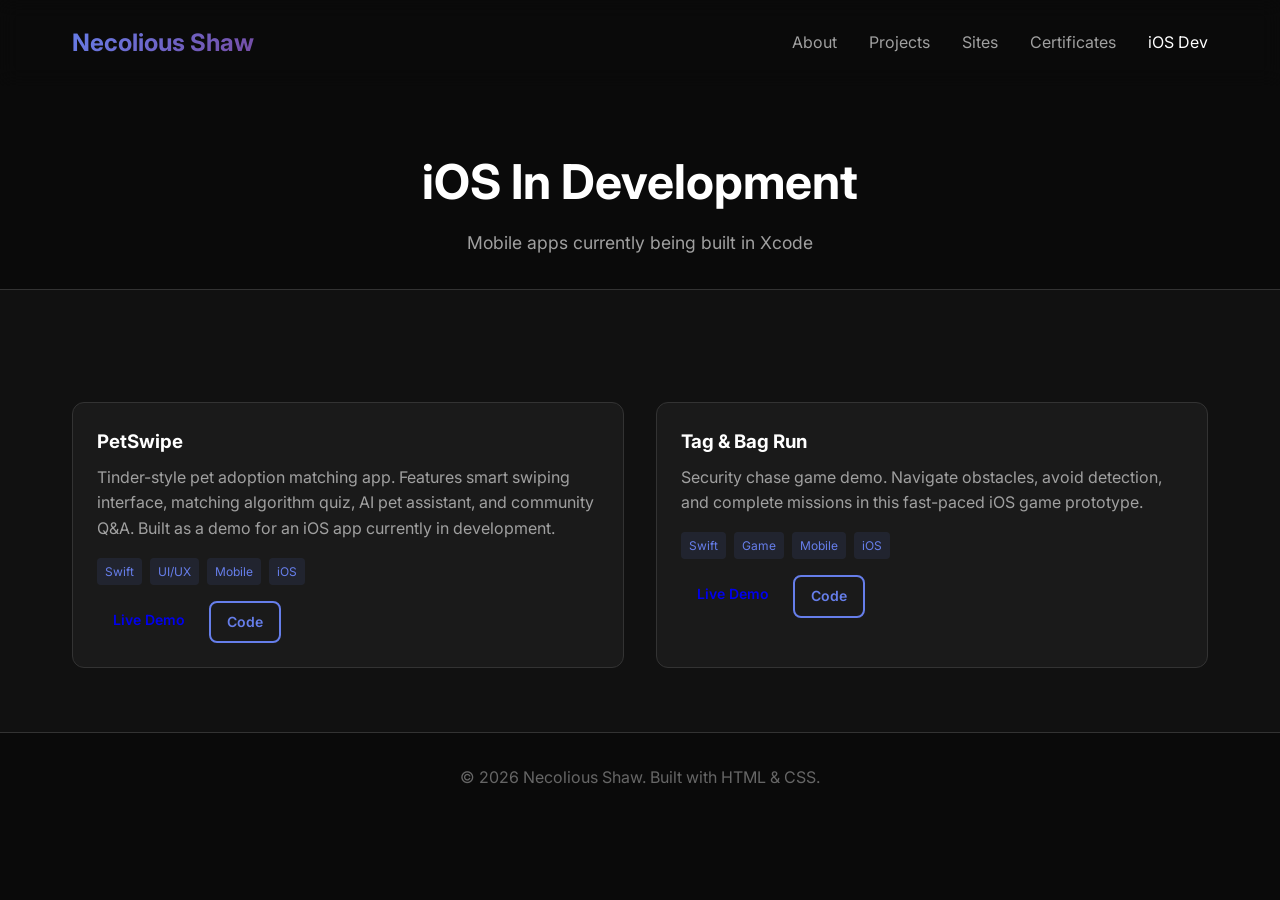
<file: ios dev.html>
<!DOCTYPE html>
<html lang="en">
<head>
    <meta charset="UTF-8">
    <meta name="viewport" content="width=device-width, initial-scale=1.0">
    <title>iOS In Development | Necolious Shaw</title>
    <link rel="stylesheet" href="style.css">
    <link href="https://fonts.googleapis.com/css2?family=Inter:wght@300;400;600;700&display=swap" rel="stylesheet">
</head>
<body>

    <nav>
        <div class="container">
            <a href="index.html" class="logo">Necolious Shaw</a>
            <ul>
                <li><a href="index.html">About</a></li>
                <li><a href="projects.html">Projects</a></li>
                <li><a href="sites.html">Sites</a></li>
                <li><a href="certificates.html">Certificates</a></li>
                <li><a href="ios-dev.html" class="active">iOS Dev</a></li>
            </ul>
        </div>
    </nav>

    <header class="page-header">
        <div class="container">
            <h1>iOS In Development</h1>
            <p>Mobile apps currently being built in Xcode</p>
        </div>
    </header>

    <section class="projects">
        <div class="container">
            <div class="project-grid">

                <div class="project-card">
                    <div class="project-content">
                        <h3>PetSwipe</h3>
                        <p>
                            Tinder-style pet adoption matching app. Features smart swiping interface, matching algorithm quiz, AI pet assistant, and community Q&A. Built as a demo for an iOS app currently in development.
                        </p>
                        <div class="project-tags">
                            <span>Swift</span>
                            <span>UI/UX</span>
                            <span>Mobile</span>
                            <span>iOS</span>
                        </div>
                        <div class="project-links">
                            <a href="https://necoliouss.github.io/petswipe-demo/" class="btn small" target="_blank">Live Demo</a>
                            <a href="https://github.com/necoliouss/petswipe-demo" class="btn small secondary" target="_blank">Code</a>
                        </div>
                    </div>
                </div>

                <div class="project-card">
                    <div class="project-content">
                        <h3>Tag & Bag Run</h3>
                        <p>
                            Security chase game demo. Navigate obstacles, avoid detection, and complete missions in this fast-paced iOS game prototype.
                        </p>
                        <div class="project-tags">
                            <span>Swift</span>
                            <span>Game</span>
                            <span>Mobile</span>
                            <span>iOS</span>
                        </div>
                        <div class="project-links">
                            <a href="https://necoliouss.github.io/security-chase-demo/" class="btn small" target="_blank">Live Demo</a>
                            <a href="https://github.com/necoliouss/security-chase-demo" class="btn small secondary" target="_blank">Code</a>
                        </div>
                    </div>
                </div>

            </div>
        </div>
    </section>

    <footer>
        <div class="container">
            <p>&copy; 2026 Necolious Shaw. Built with HTML & CSS.</p>
        </div>
    </footer>

</body>
</html>
</file>
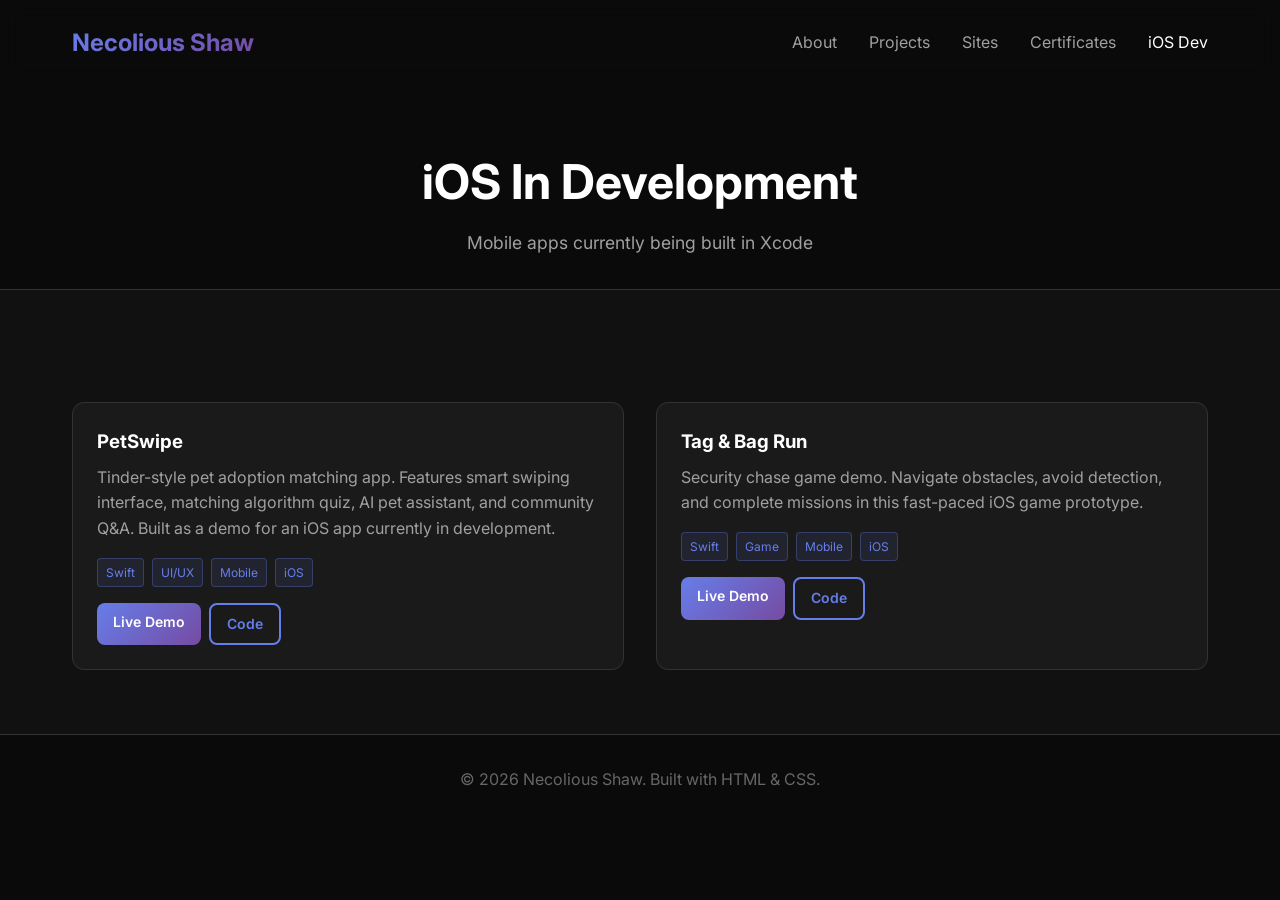
<file: ios-dev.html>
<!DOCTYPE html>
<html lang="en">
<head>
    <meta charset="UTF-8">
    <meta name="viewport" content="width=device-width, initial-scale=1.0">
    <title>iOS In Development | Necolious Shaw</title>
    <link rel="stylesheet" href="style.css">
    <link href="https://fonts.googleapis.com/css2?family=Inter:wght@300;400;600;700&display=swap" rel="stylesheet">
</head>
<body>

    <nav>
        <div class="container">
            <a href="index.html" class="logo">Necolious Shaw</a>
            <ul>
                <li><a href="index.html">About</a></li>
                <li><a href="projects.html">Projects</a></li>
                <li><a href="sites.html">Sites</a></li>
                <li><a href="certificates.html">Certificates</a></li>
                <li><a href="ios-dev.html" class="active">iOS Dev</a></li>
            </ul>
        </div>
    </nav>

    <header class="page-header">
        <div class="container">
            <h1>iOS In Development</h1>
            <p>Mobile apps currently being built in Xcode</p>
        </div>
    </header>

    <section class="projects">
        <div class="container">
            <div class="project-grid">

                <div class="project-card">
                    <div class="project-content">
                        <h3>PetSwipe</h3>
                        <p>Tinder-style pet adoption matching app. Features smart swiping interface, matching algorithm quiz, AI pet assistant, and community Q&A. Built as a demo for an iOS app currently in development.</p>
                        <div class="project-tags">
                            <span class="tag">Swift</span>
                            <span class="tag">UI/UX</span>
                            <span class="tag">Mobile</span>
                            <span class="tag">iOS</span>
                        </div>
                        <div class="project-links">
                            <a href="https://necoliouss.github.io/petswipe-demo/" class="btn small primary" target="_blank">Live Demo</a>
                            <a href="https://github.com/necoliouss/petswipe-demo" class="btn small secondary" target="_blank">Code</a>
                        </div>
                    </div>
                </div>

                <div class="project-card">
                    <div class="project-content">
                        <h3>Tag & Bag Run</h3>
                        <p>Security chase game demo. Navigate obstacles, avoid detection, and complete missions in this fast-paced iOS game prototype.</p>
                        <div class="project-tags">
                            <span class="tag">Swift</span>
                            <span class="tag">Game</span>
                            <span class="tag">Mobile</span>
                            <span class="tag">iOS</span>
                        </div>
                        <div class="project-links">
                            <a href="https://necoliouss.github.io/security-chase-demo/" class="btn small primary" target="_blank">Live Demo</a>
                            <a href="https://github.com/necoliouss/security-chase-demo" class="btn small secondary" target="_blank">Code</a>
                        </div>
                    </div>
                </div>

            </div>
        </div>
    </section>

    <footer>
        <div class="container">
            <p>&copy; 2026 Necolious Shaw. Built with HTML & CSS.</p>
        </div>
    </footer>

</body>
</html>
</file>
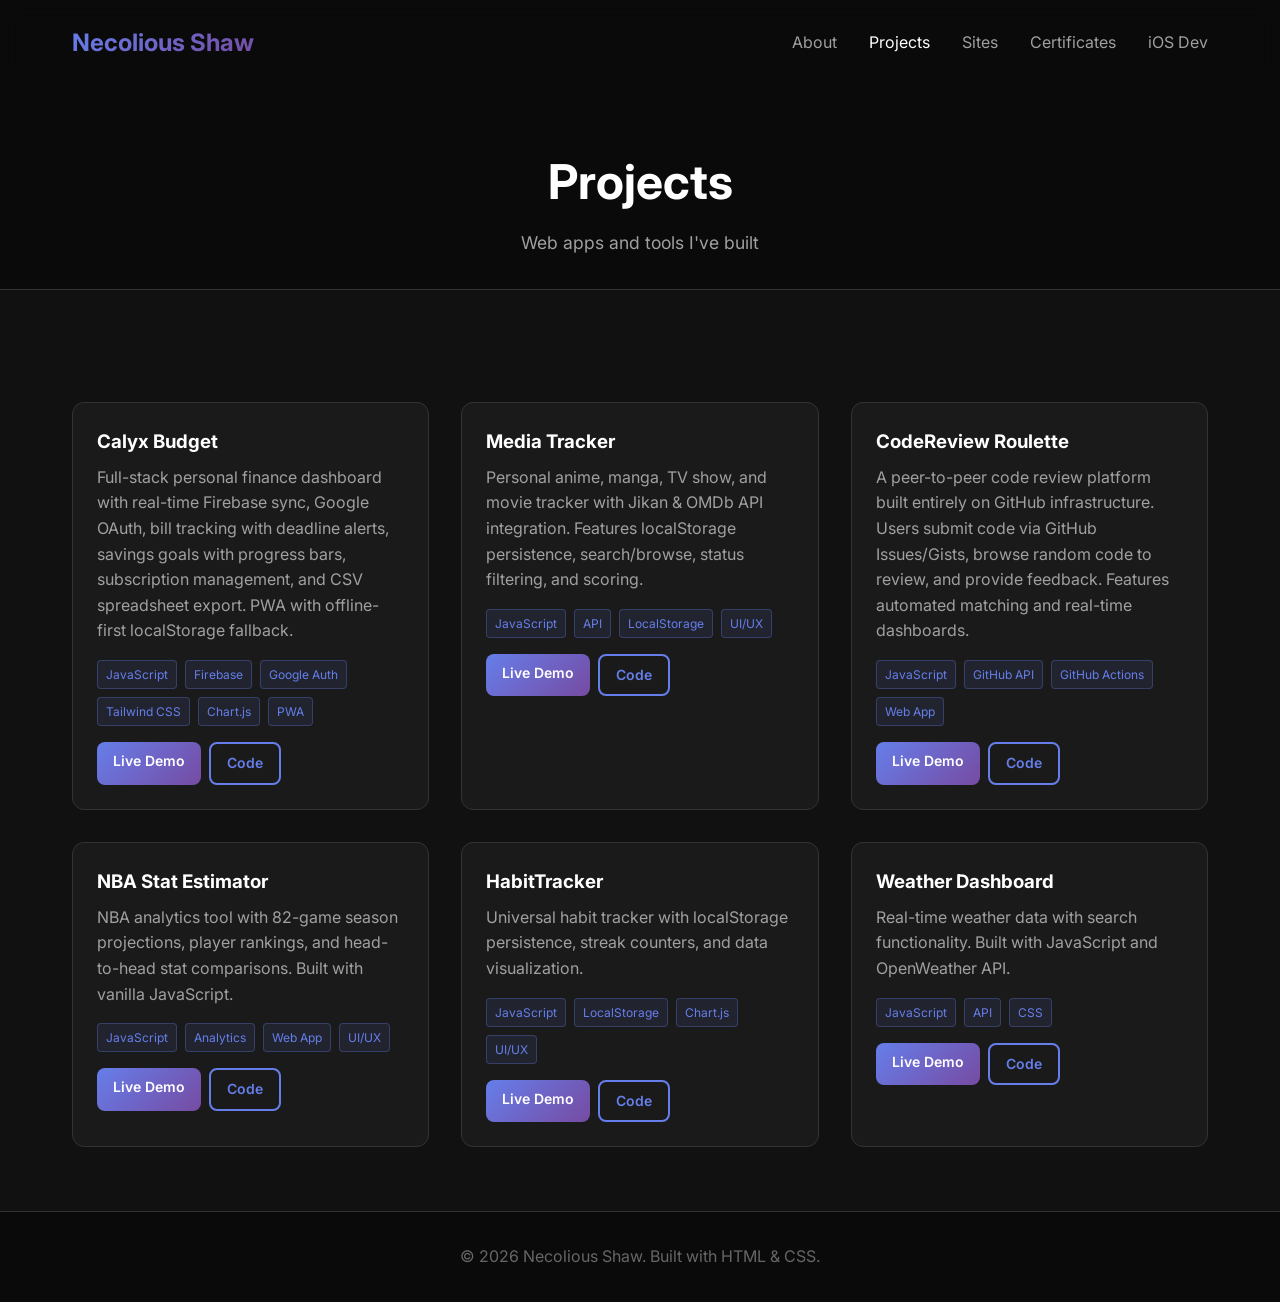
<file: projects.html>
<!DOCTYPE html>
<html lang="en">
<head>
    <meta charset="UTF-8">
    <meta name="viewport" content="width=device-width, initial-scale=1.0">
    <title>Projects | Necolious Shaw</title>
    <link rel="stylesheet" href="style.css">
    <link href="https://fonts.googleapis.com/css2?family=Inter:wght@300;400;600;700&display=swap" rel="stylesheet">
</head>
<body>

    <nav>
        <div class="container">
            <a href="index.html" class="logo">Necolious Shaw</a>
            <ul>
                <li><a href="index.html">About</a></li>
                <li><a href="projects.html" class="active">Projects</a></li>
                <li><a href="sites.html">Sites</a></li>
                <li><a href="certificates.html">Certificates</a></li>
                <li><a href="ios-dev.html">iOS Dev</a></li>
            </ul>
        </div>
    </nav>

    <header class="page-header">
        <div class="container">
            <h1>Projects</h1>
            <p>Web apps and tools I've built</p>
        </div>
    </header>

    <section class="projects">
        <div class="container">
            <div class="project-grid">

                <!-- NEW: Calyx Budget (FEATURED - first position) -->
                <div class="project-card featured">
                    <div class="project-content">
                        <h3>Calyx Budget</h3>
                        <p>Full-stack personal finance dashboard with real-time Firebase sync, Google OAuth, bill tracking with deadline alerts, savings goals with progress bars, subscription management, and CSV spreadsheet export. PWA with offline-first localStorage fallback.</p>
                        <div class="project-tags">
                            <span class="tag">JavaScript</span>
                            <span class="tag">Firebase</span>
                            <span class="tag">Google Auth</span>
                            <span class="tag">Tailwind CSS</span>
                            <span class="tag">Chart.js</span>
                            <span class="tag">PWA</span>
                        </div>
                        <div class="project-links">
                            <a href="https://necoliouss.github.io/calyx-budget" class="btn small primary" target="_blank">Live Demo</a>
                            <a href="https://github.com/necoliouss/calyx-budget" class="btn small secondary" target="_blank">Code</a>
                        </div>
                    </div>
                </div>

                <!-- Media Tracker -->
                <div class="project-card">
                    <div class="project-content">
                        <h3>Media Tracker</h3>
                        <p>Personal anime, manga, TV show, and movie tracker with Jikan & OMDb API integration. Features localStorage persistence, search/browse, status filtering, and scoring.</p>
                        <div class="project-tags">
                            <span class="tag">JavaScript</span>
                            <span class="tag">API</span>
                            <span class="tag">LocalStorage</span>
                            <span class="tag">UI/UX</span>
                        </div>
                        <div class="project-links">
                            <a href="https://necoliouss.github.io/anime-tracker/" class="btn small primary" target="_blank">Live Demo</a>
                            <a href="https://github.com/necoliouss/anime-tracker" class="btn small secondary" target="_blank">Code</a>
                        </div>
                    </div>
                </div>

                <div class="project-card">
                    <div class="project-content">
                        <h3>CodeReview Roulette</h3>
                        <p>A peer-to-peer code review platform built entirely on GitHub infrastructure. Users submit code via GitHub Issues/Gists, browse random code to review, and provide feedback. Features automated matching and real-time dashboards.</p>
                        <div class="project-tags">
                            <span class="tag">JavaScript</span>
                            <span class="tag">GitHub API</span>
                            <span class="tag">GitHub Actions</span>
                            <span class="tag">Web App</span>
                        </div>
                        <div class="project-links">
                            <a href="https://necoliouss.github.io/codereview-roulette/" class="btn small primary" target="_blank">Live Demo</a>
                            <a href="https://github.com/necoliouss/codereview-roulette" class="btn small secondary" target="_blank">Code</a>
                        </div>
                    </div>
                </div>

                <div class="project-card">
                    <div class="project-content">
                        <h3>NBA Stat Estimator</h3>
                        <p>NBA analytics tool with 82-game season projections, player rankings, and head-to-head stat comparisons. Built with vanilla JavaScript.</p>
                        <div class="project-tags">
                            <span class="tag">JavaScript</span>
                            <span class="tag">Analytics</span>
                            <span class="tag">Web App</span>
                            <span class="tag">UI/UX</span>
                        </div>
                        <div class="project-links">
                            <a href="https://necoliouss.github.io/nba-stat-estimator/" class="btn small primary" target="_blank">Live Demo</a>
                            <a href="https://github.com/necoliouss/nba-stat-estimator" class="btn small secondary" target="_blank">Code</a>
                        </div>
                    </div>
                </div>

                <div class="project-card">
                    <div class="project-content">
                        <h3>HabitTracker</h3>
                        <p>Universal habit tracker with localStorage persistence, streak counters, and data visualization.</p>
                        <div class="project-tags">
                            <span class="tag">JavaScript</span>
                            <span class="tag">LocalStorage</span>
                            <span class="tag">Chart.js</span>
                            <span class="tag">UI/UX</span>
                        </div>
                        <div class="project-links">
                            <a href="https://necoliouss.github.io/Habit-tracker/" class="btn small primary" target="_blank">Live Demo</a>
                            <a href="https://github.com/necoliouss/Habit-tracker" class="btn small secondary" target="_blank">Code</a>
                        </div>
                    </div>
                </div>

                <div class="project-card">
                    <div class="project-content">
                        <h3>Weather Dashboard</h3>
                        <p>Real-time weather data with search functionality. Built with JavaScript and OpenWeather API.</p>
                        <div class="project-tags">
                            <span class="tag">JavaScript</span>
                            <span class="tag">API</span>
                            <span class="tag">CSS</span>
                        </div>
                        <div class="project-links">
                            <a href="https://necoliouss.github.io/weather-dashboard/" class="btn small primary" target="_blank">Live Demo</a>
                            <a href="https://github.com/necoliouss/weather-dashboard" class="btn small secondary" target="_blank">Code</a>
                        </div>
                    </div>
                </div>

            </div>
        </div>
    </section>

    <footer>
        <div class="container">
            <p>&copy; 2026 Necolious Shaw. Built with HTML & CSS.</p>
        </div>
    </footer>

</body>
</html>
</file>
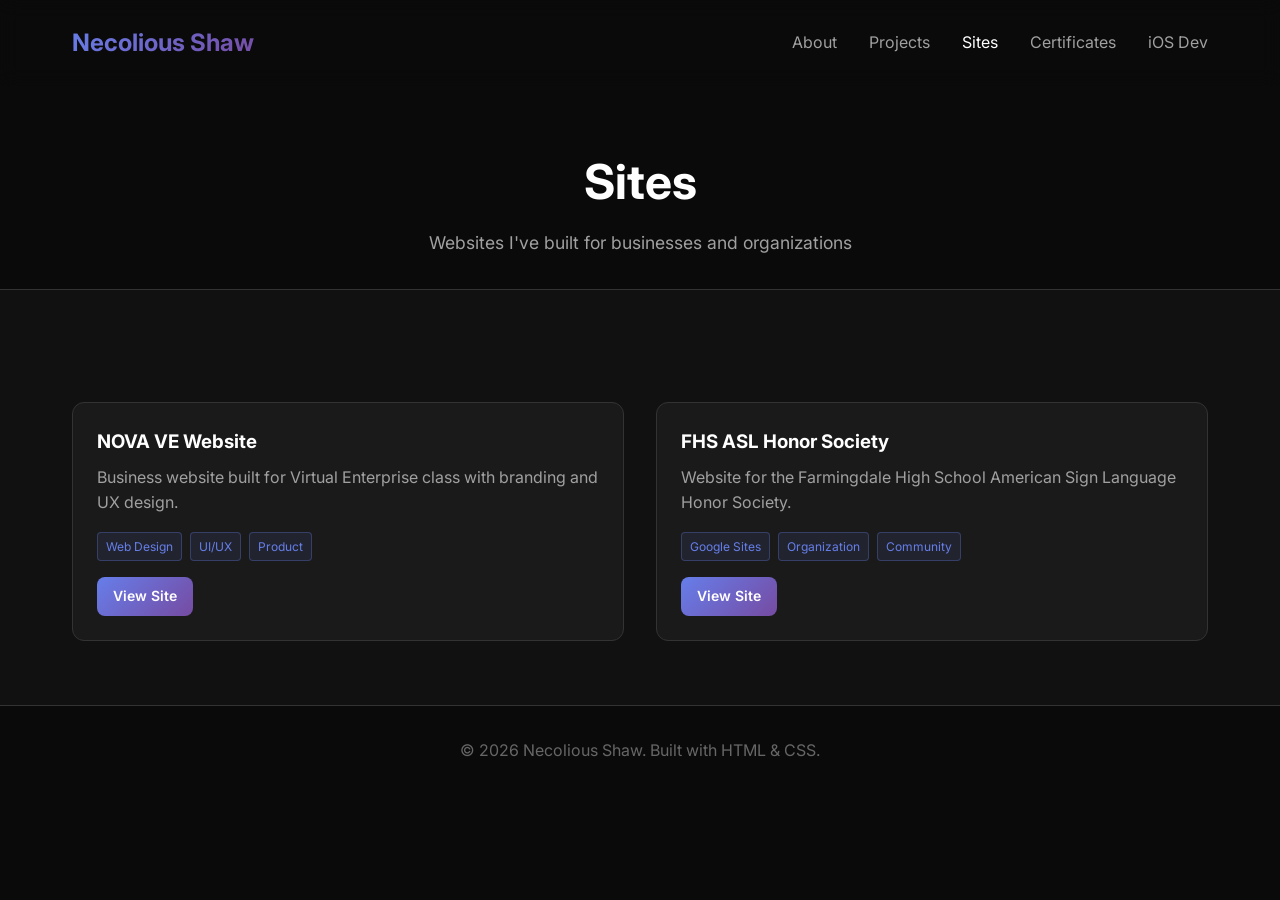
<file: sites.html>
<!DOCTYPE html>
<html lang="en">
<head>
    <meta charset="UTF-8">
    <meta name="viewport" content="width=device-width, initial-scale=1.0">
    <title>Sites | Necolious Shaw</title>
    <link rel="stylesheet" href="style.css">
    <link href="https://fonts.googleapis.com/css2?family=Inter:wght@300;400;600;700&display=swap" rel="stylesheet">
</head>
<body>

    <nav>
        <div class="container">
            <a href="index.html" class="logo">Necolious Shaw</a>
            <ul>
                <li><a href="index.html">About</a></li>
                <li><a href="projects.html">Projects</a></li>
                <li><a href="sites.html" class="active">Sites</a></li>
                <li><a href="certificates.html">Certificates</a></li>
                <li><a href="ios-dev.html">iOS Dev</a></li>
            </ul>
        </div>
    </nav>

    <header class="page-header">
        <div class="container">
            <h1>Sites</h1>
            <p>Websites I've built for businesses and organizations</p>
        </div>
    </header>

    <section class="projects">
        <div class="container">
            <div class="project-grid">

                <div class="project-card">
                    <div class="project-content">
                        <h3>NOVA VE Website</h3>
                        <p>Business website built for Virtual Enterprise class with branding and UX design.</p>
                        <div class="project-tags">
                            <span class="tag">Web Design</span>
                            <span class="tag">UI/UX</span>
                            <span class="tag">Product</span>
                        </div>
                        <div class="project-links">
                            <a href="https://sites.google.com/farmingdaleschools.org/nova-ve/home" class="btn small primary" target="_blank">View Site</a>
                        </div>
                    </div>
                </div>

                <div class="project-card">
                    <div class="project-content">
                        <h3>FHS ASL Honor Society</h3>
                        <p>Website for the Farmingdale High School American Sign Language Honor Society.</p>
                        <div class="project-tags">
                            <span class="tag">Google Sites</span>
                            <span class="tag">Organization</span>
                            <span class="tag">Community</span>
                        </div>
                        <div class="project-links">
                            <a href="https://sites.google.com/view/fhs-asl-honor-soceity/home" class="btn small primary" target="_blank">View Site</a>
                        </div>
                    </div>
                </div>

            </div>
        </div>
    </section>

    <footer>
        <div class="container">
            <p>&copy; 2026 Necolious Shaw. Built with HTML & CSS.</p>
        </div>
    </footer>

</body>
</html>
</file>
<file: style.css>
* {
    margin: 0;
    padding: 0;
    box-sizing: border-box;
}

body {
    font-family: 'Inter', sans-serif;
    background-color: #0a0a0a;
    color: #ffffff;
    line-height: 1.6;
}

.container {
    max-width: 1200px;
    margin: 0 auto;
    padding: 0 2rem;
}

/* Navigation */
nav {
    padding: 1.5rem 0;
    position: fixed;
    width: 100%;
    top: 0;
    background: rgba(10, 10, 10, 0.9);
    backdrop-filter: blur(10px);
    z-index: 1000;
}

nav .container {
    display: flex;
    justify-content: space-between;
    align-items: center;
}

.logo {
    font-weight: 700;
    font-size: 1.5rem;
    background: linear-gradient(135deg, #667eea 0%, #764ba2 100%);
    -webkit-background-clip: text;
    -webkit-text-fill-color: transparent;
    text-decoration: none;
}

nav ul {
    display: flex;
    list-style: none;
    gap: 2rem;
}

nav a {
    color: #a0a0a0;
    text-decoration: none;
    transition: color 0.3s;
}

nav a:hover,
nav a.active {
    color: #ffffff;
}

/* Hero Section */
.hero {
    margin-top: 80px;
    padding: 6rem 0;
    min-height: 90vh;
    display: flex;
    align-items: center;
}

.hero h1 {
    font-size: 4rem;
    font-weight: 700;
    margin-bottom: 1rem;
}

.highlight {
    background: linear-gradient(135deg, #667eea 0%, #764ba2 100%);
    -webkit-background-clip: text;
    -webkit-text-fill-color: transparent;
}

.subtitle {
    font-size: 1.5rem;
    color: #667eea;
    margin-bottom: 1rem;
}

.description {
    font-size: 1.25rem;
    color: #a0a0a0;
    max-width: 600px;
    margin-bottom: 2rem;
}

.cta-buttons {
    display: flex;
    gap: 1rem;
}

.btn {
    padding: 0.75rem 1.5rem;
    border-radius: 8px;
    text-decoration: none;
    font-weight: 600;
    transition: transform 0.2s, box-shadow 0.2s;
    display: inline-block;
}

.btn:hover {
    transform: translateY(-2px);
}

.btn.primary {
    background: linear-gradient(135deg, #667eea 0%, #764ba2 100%);
    color: white;
}

.btn.secondary {
    border: 2px solid #667eea;
    color: #667eea;
}

.btn.secondary:hover {
    background: #667eea;
    color: white;
}

/* Page Header */
.page-header {
    margin-top: 80px;
    padding: 4rem 0 2rem;
    text-align: center;
    border-bottom: 1px solid #333;
}

.page-header h1 {
    font-size: 3rem;
    margin-bottom: 0.5rem;
}

.page-header p {
    color: #a0a0a0;
    font-size: 1.1rem;
}

/* Sections */
section {
    padding: 4rem 0;
}

h2 {
    font-size: 2.5rem;
    margin-bottom: 1.5rem;
    text-align: center;
}

/* About */
.about p {
    text-align: center;
    max-width: 600px;
    margin: 0 auto 2rem;
    color: #a0a0a0;
}

.skills {
    margin-top: 3rem;
    text-align: center;
}

.skills h3 {
    margin-bottom: 1rem;
    color: #667eea;
}

.skill-tags {
    display: flex;
    flex-wrap: wrap;
    justify-content: center;
    gap: 0.5rem;
}

.tag {
    background: rgba(102, 126, 234, 0.1);
    color: #667eea;
    padding: 0.5rem 1rem;
    border-radius: 20px;
    border: 1px solid rgba(102, 126, 234, 0.3);
}

/* Projects */
.projects {
    background: #111111;
}

.project-grid {
    display: grid;
    grid-template-columns: repeat(auto-fit, minmax(300px, 1fr));
    gap: 2rem;
    margin-top: 3rem;
}

.project-card {
    background: #1a1a1a;
    border-radius: 12px;
    overflow: hidden;
    border: 1px solid #333;
    transition: transform 0.3s, border-color 0.3s;
}

.project-card:hover {
    transform: translateY(-5px);
    border-color: #667eea;
}

.project-content {
    padding: 1.5rem;
}

.project-content h3 {
    margin-bottom: 0.5rem;
    color: #ffffff;
}

.project-content p {
    color: #a0a0a0;
    margin-bottom: 1rem;
}

.project-tags {
    display: flex;
    flex-wrap: wrap;
    gap: 0.5rem;
    margin-bottom: 1rem;
}

.project-tags span {
    font-size: 0.75rem;
    background: rgba(102, 126, 234, 0.1);
    color: #667eea;
    padding: 0.25rem 0.5rem;
    border-radius: 4px;
}

.project-links {
    display: flex;
    gap: 0.5rem;
    flex-wrap: wrap;
}

.btn.small {
    padding: 0.5rem 1rem;
    font-size: 0.875rem;
}

/* Certificates */
.certificate-grid {
    display: grid;
    grid-template-columns: repeat(auto-fit, minmax(400px, 1fr));
    gap: 2rem;
    margin-top: 3rem;
}

.certificate-card {
    background: #1a1a1a;
    border-radius: 12px;
    border: 1px solid #333;
    padding: 1.5rem;
    transition: transform 0.3s, border-color 0.3s;
}

.certificate-card:hover {
    transform: translateY(-5px);
    border-color: #667eea;
}

.certificate-card h3 {
    font-size: 1.5rem;
    margin-bottom: 0.25rem;
    color: #ffffff;
}

.cert-date {
    color: #667eea;
    font-size: 0.9rem;
    margin-bottom: 1rem;
}

.cert-images {
    display: grid;
    grid-template-columns: 1fr 1fr;
    gap: 1rem;
}

.cert-images img {
    width: 100%;
    border-radius: 8px;
    border: 1px solid #333;
    transition: transform 0.2s;
}

.cert-images img:hover {
    transform: scale(1.02);
}

/* Contact */
.contact {
    text-align: center;
}

.contact p {
    color: #a0a0a0;
    margin-bottom: 2rem;
}

.contact-links {
    display: flex;
    justify-content: center;
    gap: 1rem;
}

/* Footer */
footer {
    text-align: center;
    padding: 2rem 0;
    color: #666;
    border-top: 1px solid #333;
}

/* Responsive */
@media (max-width: 768px) {
    .hero h1,
    .page-header h1 {
        font-size: 2.5rem;
    }

    nav ul {
        display: none;
    }

    .cta-buttons,
    .contact-links {
        flex-direction: column;
    }

    .project-grid {
        grid-template-columns: 1fr;
    }

    .certificate-grid {
        grid-template-columns: 1fr;
    }

    .cert-images {
        grid-template-columns: 1fr;
    }
}
</file>
